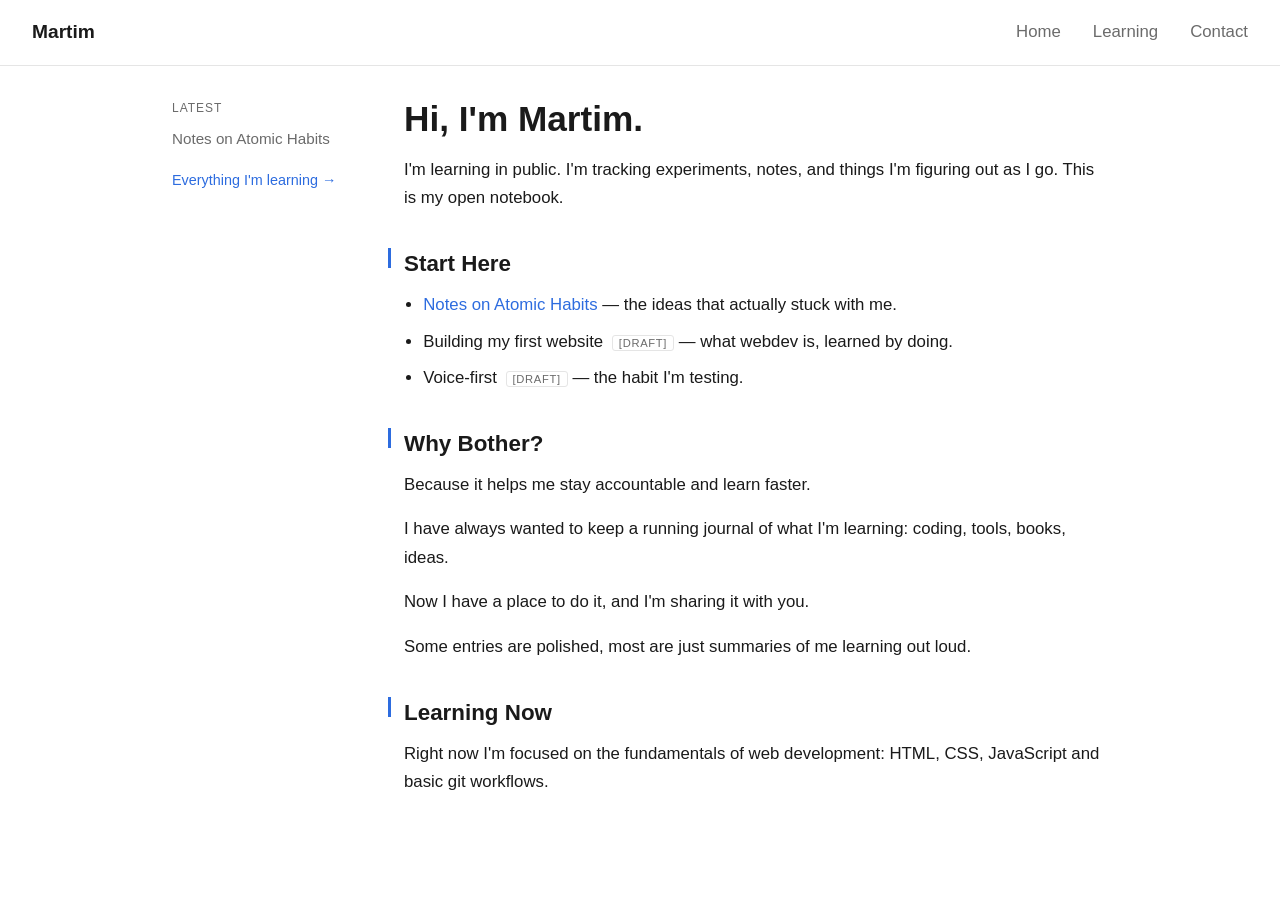
<file: index.html>
<!doctype html>
<html lang="en">
  <head>
    <meta charset="UTF-8" />
    <meta name="viewport" content="width=device-width, initial-scale=1.0" />
    <title>Martim — Learning in public</title>
    <link rel="stylesheet" href="style.css" />
  </head>
  <body>
    <!-- ===== TOP NAV BAR ===== -->
    <header class="site-header">
      <a href="index.html" class="brand">Martim</a>
      <nav class="main-nav">
        <a href="index.html">Home</a>
        <a href="learning.html">Learning</a>
        <a href="contact.html">Contact</a>
      </nav>
    </header>

    <!-- ===== TWO-COLUMN SHELL ===== -->
    <div class="layout">
      <!-- LEFT: featured reading + link to full log -->
      <aside class="sidebar">
        <p class="sidebar-label">Latest</p>
        <nav class="sidebar-nav">
          <a href="entry.html">Notes on Atomic Habits</a>
        </nav>
        <a href="learning.html" class="sidebar-more"
          >Everything I'm learning →</a
        >
      </aside>

      <!-- RIGHT: main content -->
      <main class="content">
        <h1>Hi, I'm Martim.</h1>
        <p>
          I'm learning in public. I'm tracking experiments, notes, and things
          I'm figuring out as I go. This is my open notebook.
        </p>

        <section id="start-here">
          <h2>Start Here</h2>
          <ul>
            <li>
              <a href="entry.html">Notes on Atomic Habits</a> — the ideas that
              actually stuck with me.
            </li>
            <li>
              Building my first website <span class="draft">[draft]</span> —
              what webdev is, learned by doing.
            </li>
            <li>
              Voice-first <span class="draft">[draft]</span> — the habit I'm
              testing.
            </li>
          </ul>
        </section>

        <section id="why-bother">
          <h2>Why Bother?</h2>
          <p>Because it helps me stay accountable and learn faster.</p>
          <p>
            I have always wanted to keep a running journal of what I'm learning:
            coding, tools, books, ideas.
          </p>
          <p>Now I have a place to do it, and I'm sharing it with you.</p>
          <p>
            Some entries are polished, most are just summaries of me learning
            out loud.
          </p>
        </section>

        <section id="now">
          <h2>Learning Now</h2>
          <p>
            Right now I'm focused on the fundamentals of web development: HTML,
            CSS, JavaScript and basic git workflows.
          </p>
        </section>
      </main>
    </div>
  </body>
</html>
</file>
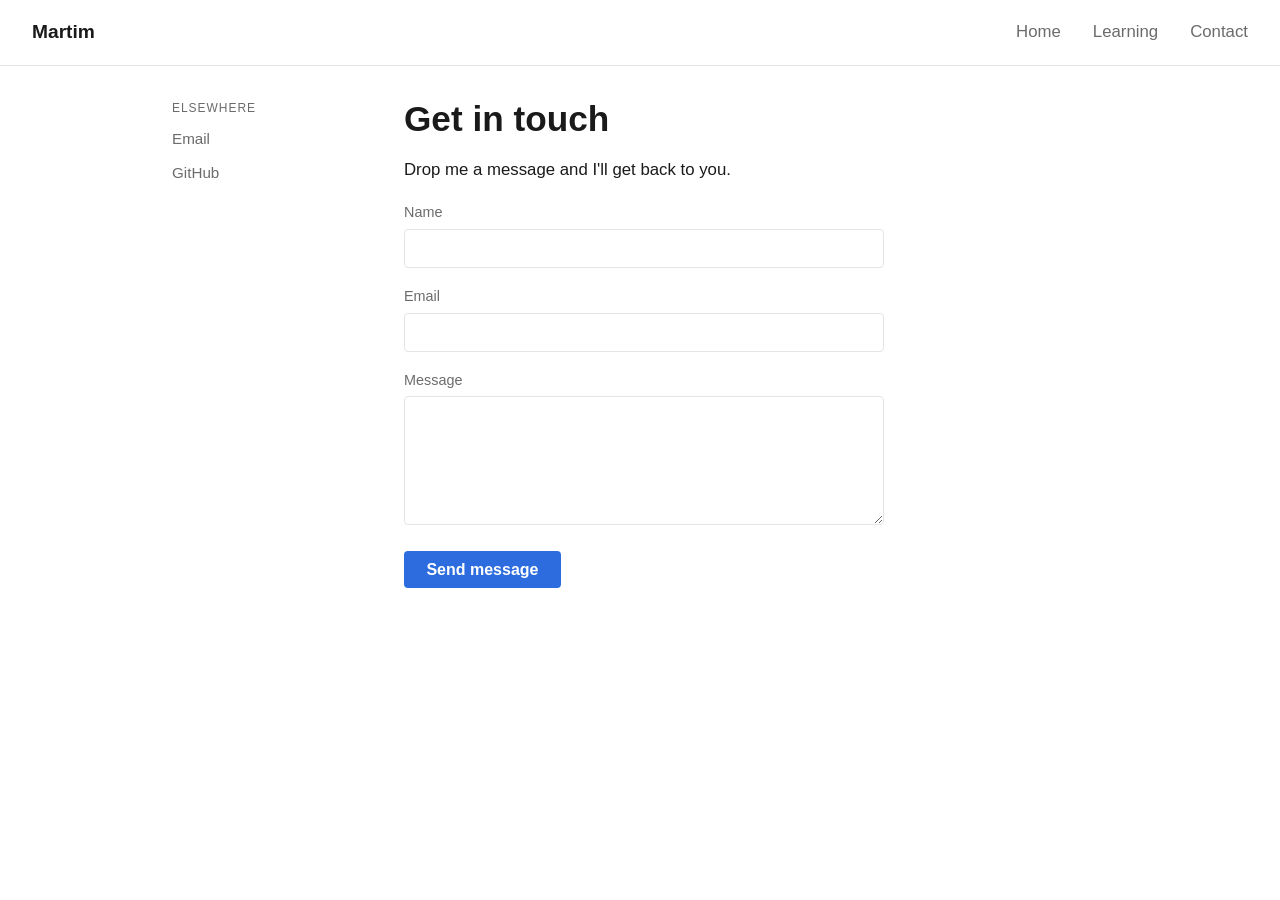
<file: contact.html>
<!doctype html>
<html lang="en">
  <head>
    <meta charset="UTF-8" />
    <meta name="viewport" content="width=device-width, initial-scale=1.0" />
    <title>Contact — Martim</title>
    <link rel="stylesheet" href="style.css" />
  </head>
  <body>
    <!-- ===== TOP NAV BAR ===== -->
    <header class="site-header">
      <a href="index.html" class="brand">Martim</a>
      <nav class="main-nav">
        <a href="index.html">Home</a>
        <a href="learning.html">Learning</a>
        <a href="contact.html">Contact</a>
      </nav>
    </header>

    <!-- ===== TWO-COLUMN SHELL ===== -->
    <div class="layout">
      <!-- LEFT: other ways to reach me -->
      <aside class="sidebar">
        <p class="sidebar-label">Elsewhere</p>
        <nav class="sidebar-nav">
          <a href="mailto:martimcolour@gmail.com">Email</a>
          <a
            href="https://github.com/MartimLou95"
            rel="noopener"
            target="_blank"
            >GitHub</a
          >
        </nav>
      </aside>

      <!-- RIGHT: the contact form -->
      <main class="content">
        <h1>Get in touch</h1>
        <p>Drop me a message and I'll get back to you.</p>

        <form action="#" method="post" class="contact-form">
          <div class="form-group">
            <label for="name">Name</label>
            <input type="text" id="name" name="name" required />
          </div>

          <div class="form-group">
            <label for="email">Email</label>
            <input type="email" id="email" name="email" required />
          </div>

          <div class="form-group">
            <label for="message">Message</label>
            <textarea id="message" name="message" rows="6" required></textarea>
          </div>

          <button type="submit" class="btn">Send message</button>
        </form>
      </main>
    </div>
  </body>
</html>
</file>
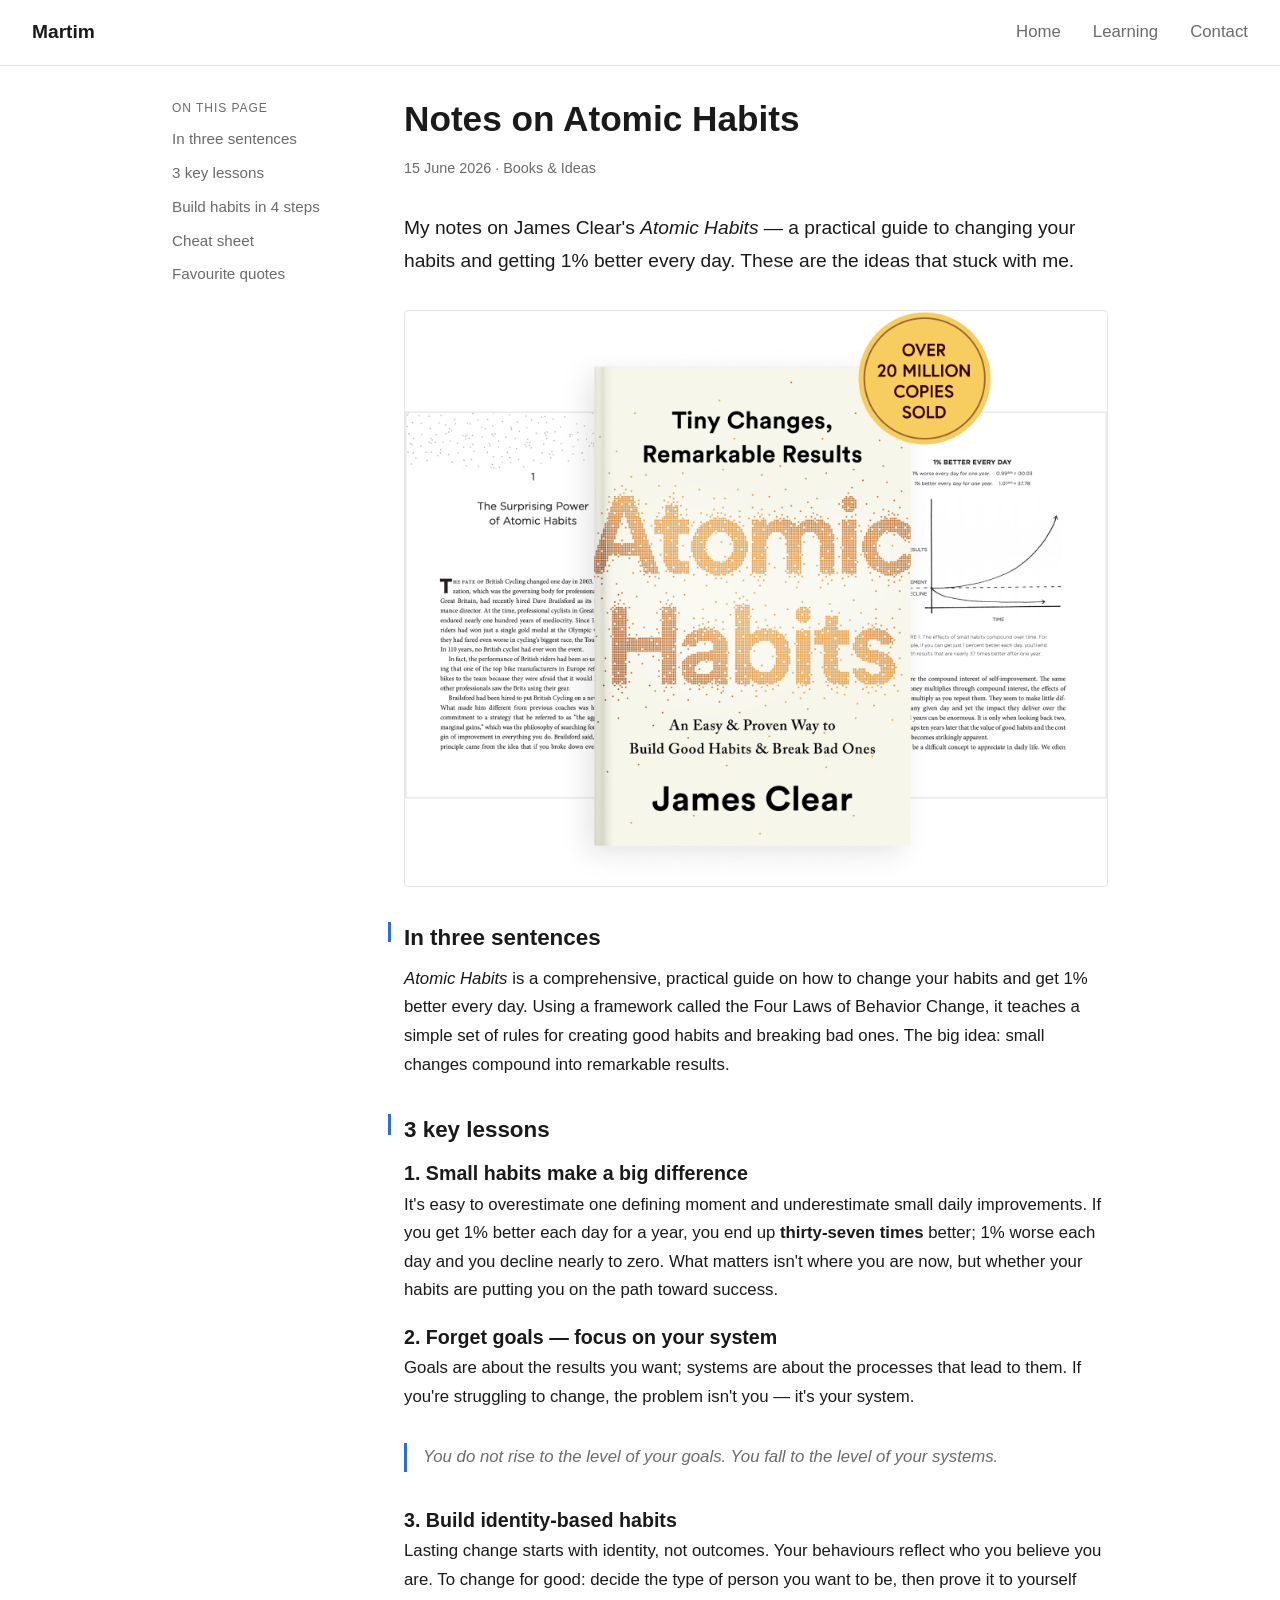
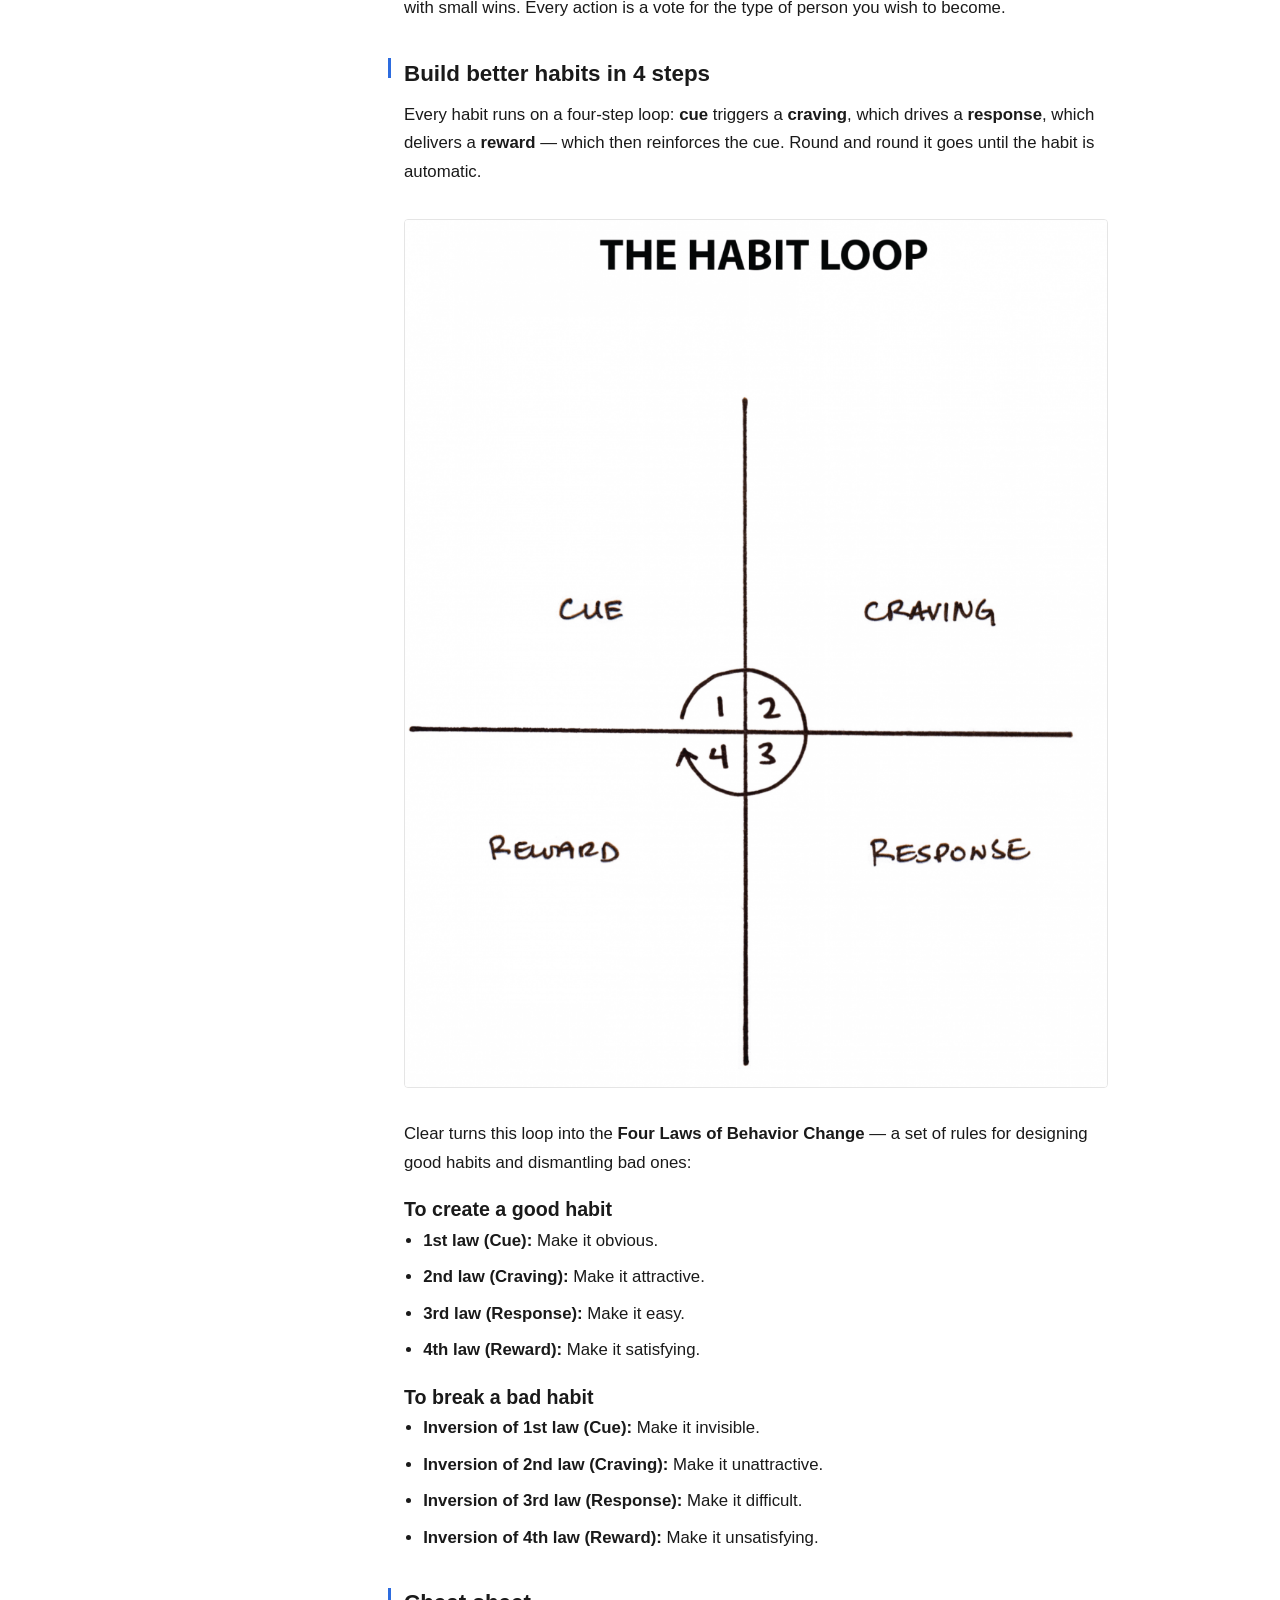
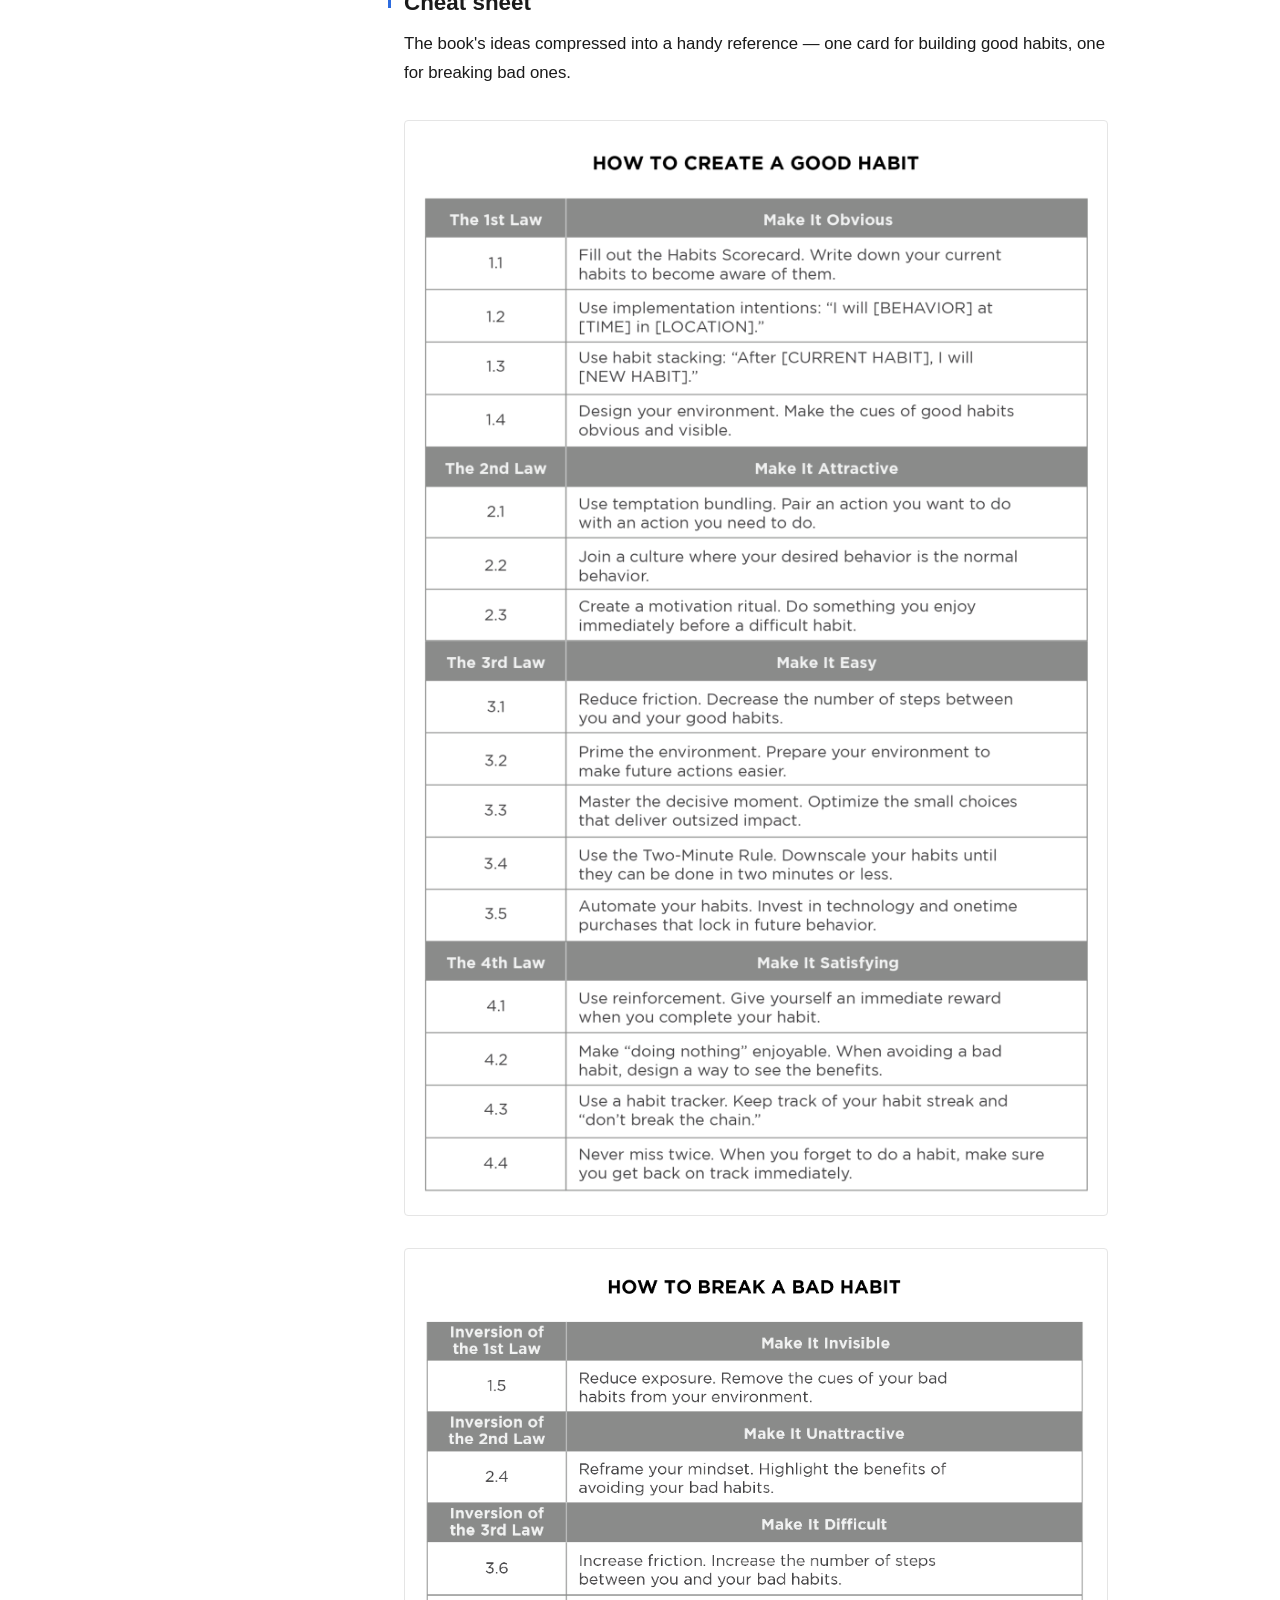
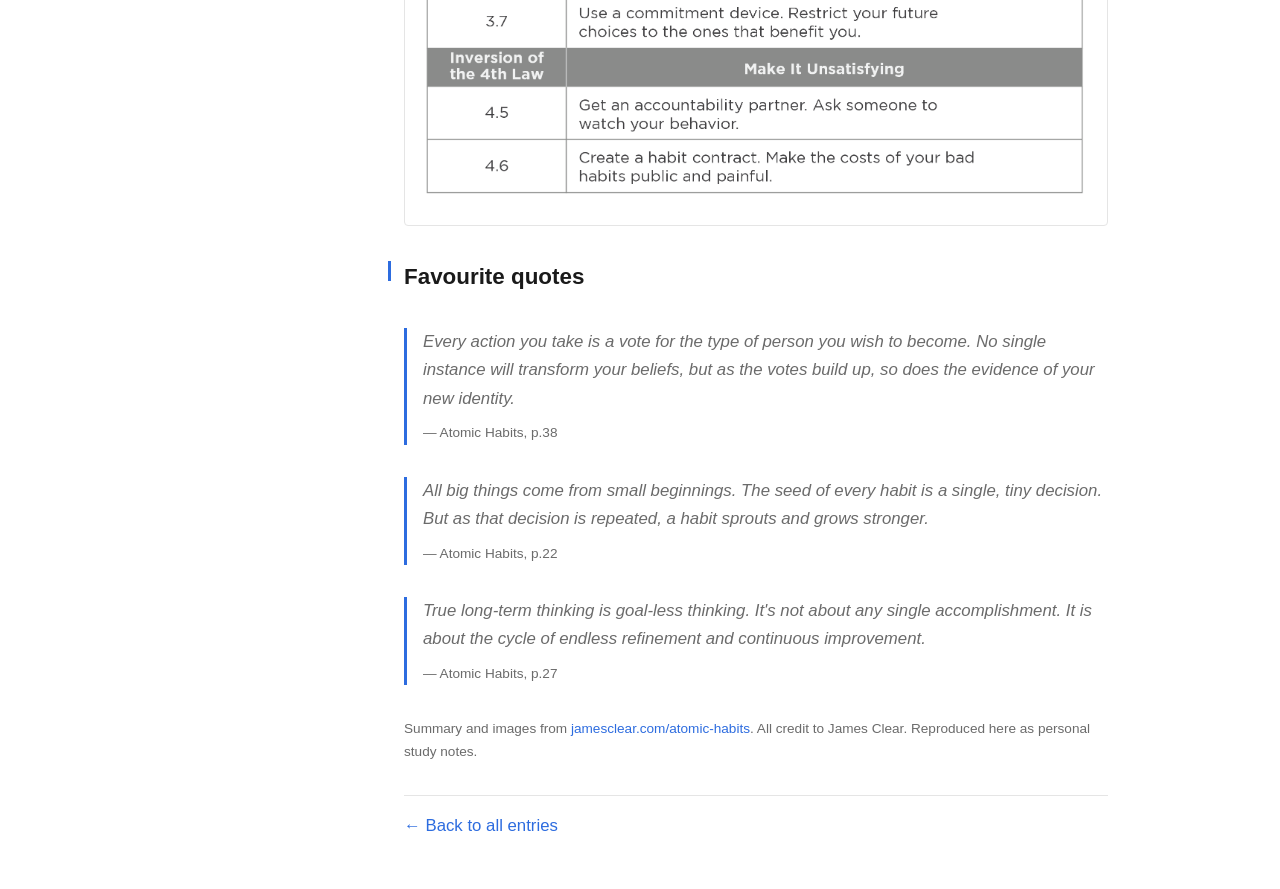
<file: entry.html>
<!doctype html>
<html lang="en">
  <head>
    <meta charset="UTF-8" />
    <meta name="viewport" content="width=device-width, initial-scale=1.0" />
    <title>Notes on Atomic Habits — Martim</title>
    <link rel="stylesheet" href="style.css" />
  </head>
  <body>
    <!-- ===== TOP NAV BAR ===== -->
    <header class="site-header">
      <a href="index.html" class="brand">Martim</a>
      <nav class="main-nav">
        <a href="index.html">Home</a>
        <a href="learning.html">Learning</a>
        <a href="contact.html">Contact</a>
      </nav>
    </header>

    <!-- ===== TWO-COLUMN SHELL ===== -->
    <div class="layout">
      <!-- LEFT: in-page table of contents -->
      <aside class="sidebar">
        <p class="sidebar-label">On this page</p>
        <nav class="sidebar-nav">
          <a href="#three-sentences">In three sentences</a>
          <a href="#lessons">3 key lessons</a>
          <a href="#four-steps">Build habits in 4 steps</a>
          <a href="#cheat-sheet">Cheat sheet</a>
          <a href="#quotes">Favourite quotes</a>
        </nav>
      </aside>

      <!-- RIGHT: the article -->
      <main class="content">
        <article>
          <h1>Notes on Atomic Habits</h1>
          <p class="entry-meta">
            <time datetime="2026-06-15">15 June 2026</time> · Books &amp; Ideas
          </p>

          <p class="lead">
            My notes on James Clear's <em>Atomic Habits</em> — a practical guide
            to changing your habits and getting 1% better every day. These are
            the ideas that stuck with me.
          </p>

          <img
            src="images/atomic-habits-cover.png"
            alt="Cover of the book Atomic Habits by James Clear"
          />

          <section id="three-sentences">
            <h2>In three sentences</h2>
            <p>
              <em>Atomic Habits</em> is a comprehensive, practical guide on how
              to change your habits and get 1% better every day. Using a
              framework called the Four Laws of Behavior Change, it teaches a
              simple set of rules for creating good habits and breaking bad
              ones. The big idea: small changes compound into remarkable
              results.
            </p>
          </section>

          <section id="lessons">
            <h2>3 key lessons</h2>

            <h3>1. Small habits make a big difference</h3>
            <p>
              It's easy to overestimate one defining moment and underestimate
              small daily improvements. If you get 1% better each day for a
              year, you end up <strong>thirty-seven times</strong> better; 1%
              worse each day and you decline nearly to zero. What matters isn't
              where you are now, but whether your habits are putting you on the
              path toward success.
            </p>

            <h3>2. Forget goals — focus on your system</h3>
            <p>
              Goals are about the results you want; systems are about the
              processes that lead to them. If you're struggling to change, the
              problem isn't you — it's your system.
            </p>
            <blockquote>
              You do not rise to the level of your goals. You fall to the level
              of your systems.
            </blockquote>

            <h3>3. Build identity-based habits</h3>
            <p>
              Lasting change starts with identity, not outcomes. Your behaviours
              reflect who you believe you are. To change for good: decide the
              type of person you want to be, then prove it to yourself with
              small wins. Every action is a vote for the type of person you wish
              to become.
            </p>
          </section>

          <section id="four-steps">
            <h2>Build better habits in 4 steps</h2>
            <p>
              Every habit runs on a four-step loop:
              <strong>cue</strong> triggers a <strong>craving</strong>, which
              drives a <strong>response</strong>, which delivers a
              <strong>reward</strong> — which then reinforces the cue. Round and
              round it goes until the habit is automatic.
            </p>

            <img
              src="images/habit-loop.png"
              alt="Diagram of the habit loop: cue, craving, response, reward"
            />

            <p>
              Clear turns this loop into the
              <strong>Four Laws of Behavior Change</strong> — a set of rules for
              designing good habits and dismantling bad ones:
            </p>

            <h3>To create a good habit</h3>
            <ul>
              <li><strong>1st law (Cue):</strong> Make it obvious.</li>
              <li><strong>2nd law (Craving):</strong> Make it attractive.</li>
              <li><strong>3rd law (Response):</strong> Make it easy.</li>
              <li><strong>4th law (Reward):</strong> Make it satisfying.</li>
            </ul>

            <h3>To break a bad habit</h3>
            <ul>
              <li>
                <strong>Inversion of 1st law (Cue):</strong> Make it invisible.
              </li>
              <li>
                <strong>Inversion of 2nd law (Craving):</strong> Make it
                unattractive.
              </li>
              <li>
                <strong>Inversion of 3rd law (Response):</strong> Make it
                difficult.
              </li>
              <li>
                <strong>Inversion of 4th law (Reward):</strong> Make it
                unsatisfying.
              </li>
            </ul>
          </section>

          <section id="cheat-sheet">
            <h2>Cheat sheet</h2>
            <p>
              The book's ideas compressed into a handy reference — one card for
              building good habits, one for breaking bad ones.
            </p>
            <img
              src="images/cheat-good-habit.png"
              alt="Cheat sheet showing how to create a good habit using the Four Laws"
            />
            <img
              src="images/cheat-bad-habit.png"
              alt="Cheat sheet showing how to break a bad habit by inverting the Four Laws"
            />
          </section>

          <section id="quotes">
            <h2>Favourite quotes</h2>

            <blockquote>
              Every action you take is a vote for the type of person you wish to
              become. No single instance will transform your beliefs, but as the
              votes build up, so does the evidence of your new identity.
              <cite>— Atomic Habits, p.38</cite>
            </blockquote>

            <blockquote>
              All big things come from small beginnings. The seed of every habit
              is a single, tiny decision. But as that decision is repeated, a
              habit sprouts and grows stronger.
              <cite>— Atomic Habits, p.22</cite>
            </blockquote>

            <blockquote>
              True long-term thinking is goal-less thinking. It's not about any
              single accomplishment. It is about the cycle of endless refinement
              and continuous improvement.
              <cite>— Atomic Habits, p.27</cite>
            </blockquote>
          </section>

          <p class="entry-source">
            Summary and images from
            <a
              href="https://jamesclear.com/atomic-habits"
              rel="noopener"
              target="_blank"
              >jamesclear.com/atomic-habits</a
            >. All credit to James Clear. Reproduced here as personal study
            notes.
          </p>

          <p class="back-link">
            <a href="learning.html">← Back to all entries</a>
          </p>
        </article>
      </main>
    </div>
  </body>
</html>
</file>
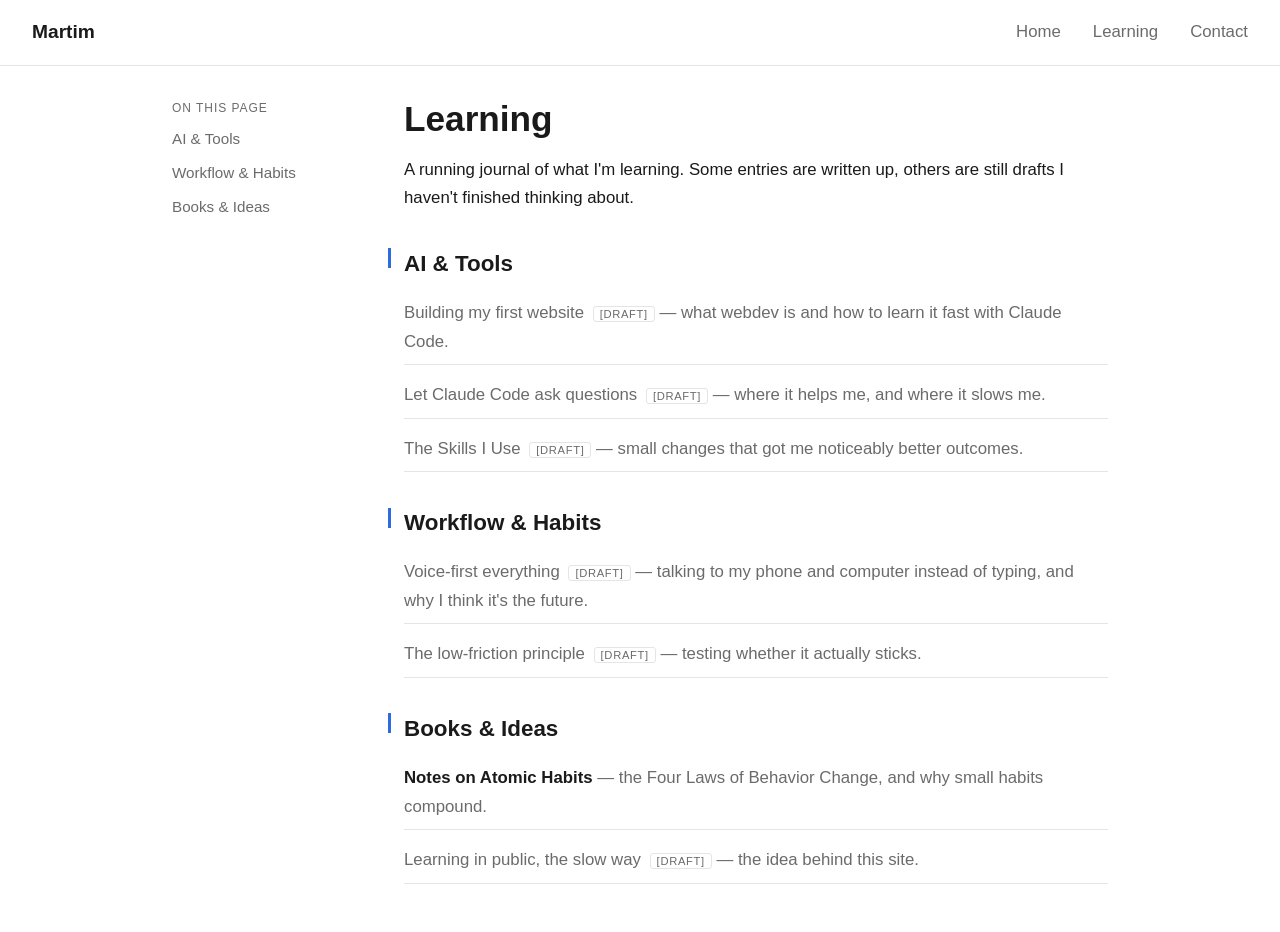
<file: learning.html>
<!doctype html>
<html lang="en">
  <head>
    <meta charset="UTF-8" />
    <meta name="viewport" content="width=device-width, initial-scale=1.0" />
    <title>Learning — Martim</title>
    <link rel="stylesheet" href="style.css" />
  </head>
  <body>
    <!-- ===== TOP NAV BAR  ===== -->
    <header class="site-header">
      <a href="index.html" class="brand">Martim</a>
      <nav class="main-nav">
        <a href="index.html">Home</a>
        <a href="learning.html">Learning</a>
        <a href="contact.html">Contact</a>
      </nav>
    </header>

    <!-- ===== TWO-COLUMN SHELL ===== -->
    <div class="layout">
      <!-- LEFT: in-page table of contents -->
      <aside class="sidebar">
        <p class="sidebar-label">On this page</p>
        <nav class="sidebar-nav">
          <a href="#ai-tools">AI &amp; Tools</a>
          <a href="#workflow">Workflow &amp; Habits</a>
          <a href="#books">Books &amp; Ideas</a>
        </nav>
      </aside>

      <!-- RIGHT: the journal index -->
      <main class="content">
        <h1>Learning</h1>
        <p>
          A running journal of what I'm learning. Some entries are written up,
          others are still drafts I haven't finished thinking about.
        </p>

        <section id="ai-tools">
          <h2>AI &amp; Tools</h2>
          <ul class="entry-list">
            <li>
              Building my first website <span class="draft">[draft]</span> —
              what webdev is and how to learn it fast with Claude Code.
            </li>
            <li>
              Let Claude Code ask questions <span class="draft">[draft]</span> —
              where it helps me, and where it slows me.
            </li>
            <li>
              The Skills I Use <span class="draft">[draft]</span> — small
              changes that got me noticeably better outcomes.
            </li>
          </ul>
        </section>

        <section id="workflow">
          <h2>Workflow &amp; Habits</h2>
          <ul class="entry-list">
            <li>
              Voice-first everything <span class="draft">[draft]</span> —
              talking to my phone and computer instead of typing, and why I
              think it's the future.
            </li>
            <li>
              The low-friction principle <span class="draft">[draft]</span> —
              testing whether it actually sticks.
            </li>
          </ul>
        </section>

        <section id="books">
          <h2>Books &amp; Ideas</h2>
          <ul class="entry-list">
            <li>
              <a href="entry.html">Notes on Atomic Habits</a> — the Four Laws of
              Behavior Change, and why small habits compound.
            </li>
            <li>
              Learning in public, the slow way
              <span class="draft">[draft]</span> — the idea behind this site.
            </li>
          </ul>
        </section>
      </main>
    </div>
  </body>
</html>
</file>
<file: style.css>
/* ── 1. Theme variables (light theme for now) ── */
:root {
  --color-bg: #ffffff;
  --color-text: #1a1a1a;
  --color-muted: #6b6b6b;
  --color-accent: #2d6cdf;
  --color-border: #e5e5e5;

  --font-body:
    -apple-system, BlinkMacSystemFont, "Segoe UI", Roboto, sans-serif;

  --space-sm: 0.5rem;
  --space-md: 1rem;
  --space-lg: 2rem;
  --content-width: 720px;
}

/* ── 2. Reset ── */
*,
*::before,
*::after {
  box-sizing: border-box;
  margin: 0;
  padding: 0;
}

/* ── 3. Base ── */
body {
  background-color: var(--color-bg);
  color: var(--color-text);
  font-family: var(--font-body);
  font-size: 1.05rem;
  line-height: 1.7;
}

/* ── 4. Typography ── */
h1 {
  font-size: 2.2rem;
  line-height: 1.2;
  margin-bottom: var(--space-md);
}
h2 {
  font-size: 1.4rem;
  margin-top: var(--space-lg);
  margin-bottom: var(--space-sm);
}

p {
  margin-bottom: var(--space-md);
}

a {
  color: var(--color-accent);
  text-decoration: none;
}
a:hover {
  text-decoration: underline;
}

ul {
  margin-bottom: var(--space-md);
  padding-left: 1.2rem;
}
li {
  margin-bottom: var(--space-sm);
}

/* ── 5. Top navigation bar ── */
.site-header {
  display: flex;
  justify-content: space-between;
  align-items: center;
  padding: var(--space-md) var(--space-lg);
  border-bottom: 1px solid var(--color-border);
}

.brand {
  font-weight: 700;
  font-size: 1.2rem;
  color: var(--color-text);
}

.main-nav {
  display: flex;
  gap: var(--space-lg);
}

.main-nav a {
  color: var(--color-muted);
}

.main-nav a:hover {
  color: var(--color-text);
  text-decoration: none;
}

/* ── 6. Two-column layout shell ── */
.layout {
  display: flex;
  gap: var(--space-lg);
  max-width: 1000px;
  margin: 0 auto;
  padding: var(--space-lg);
}

.sidebar {
  flex: 0 0 200px;
}

.sidebar-nav {
  display: flex;
  flex-direction: column;
  gap: var(--space-sm);
  position: sticky;
  top: var(--space-lg);
}

.sidebar-nav a {
  color: var(--color-muted);
  font-size: 0.95rem;
}

.sidebar-nav a:hover {
  color: var(--color-accent);
  text-decoration: none;
}

.content {
  flex: 1 1 auto;
  min-width: 0;
  max-width: var(--content-width);
}

/* ── 7. Sidebar labels ── */
.sidebar-label {
  font-size: 0.75rem;
  text-transform: uppercase;
  letter-spacing: 0.08em;
  color: var(--color-muted);
  margin-bottom: var(--space-sm);
}

.sidebar-more {
  display: inline-block;
  margin-top: var(--space-md);
  font-size: 0.9rem;
  color: var(--color-accent);
}

/* ── 8. Log entry list ── */
.entry-list {
  list-style: none;
  padding-left: 0;
}

.entry-list li {
  padding: var(--space-sm) 0;
  border-bottom: 1px solid var(--color-border);
  color: var(--color-muted);
}

.entry-list a {
  font-weight: 600;
  color: var(--color-text);
}

.entry-list a:hover {
  color: var(--color-accent);
}

.draft {
  font-size: 0.7rem;
  text-transform: uppercase;
  letter-spacing: 0.06em;
  color: var(--color-muted);
  border: 1px solid var(--color-border);
  border-radius: 3px;
  padding: 1px 6px;
  margin-left: 4px;
}

/* ── 9. Article (single entry) ── */
.entry-meta {
  color: var(--color-muted);
  font-size: 0.9rem;
  margin-bottom: var(--space-lg);
}

.lead {
  font-size: 1.2rem;
  color: var(--color-text);
  margin-bottom: var(--space-lg);
}

blockquote {
  border-left: 3px solid var(--color-accent);
  padding-left: var(--space-md);
  margin: var(--space-lg) 0;
  color: var(--color-muted);
  font-style: italic;
}

.back-link {
  margin-top: var(--space-lg);
  padding-top: var(--space-md);
  border-top: 1px solid var(--color-border);
}

/* ── 10. Images inside articles ── */
.content img {
  display: block;
  max-width: 100%;
  height: auto;
  margin: var(--space-lg) 0;
  border: 1px solid var(--color-border);
  border-radius: var(--radius, 4px);
}

blockquote cite {
  display: block;
  margin-top: var(--space-sm);
  font-style: normal;
  font-size: 0.85rem;
  color: var(--color-muted);
}

.entry-source {
  margin-top: var(--space-lg);
  font-size: 0.85rem;
  color: var(--color-muted);
}

/* ── 11. Contact form ── */
.contact-form {
  max-width: 480px;
}

.form-group {
  margin-bottom: var(--space-md);
}

.form-group label {
  display: block;
  margin-bottom: 4px;
  font-size: 0.9rem;
  color: var(--color-muted);
}

.form-group input,
.form-group textarea {
  width: 100%;
  padding: 0.6rem;
  font-family: inherit;
  font-size: 1rem;
  color: var(--color-text);
  background-color: var(--color-bg);
  border: 1px solid var(--color-border);
  border-radius: 4px;
}

.form-group input:focus,
.form-group textarea:focus {
  outline: none;
  border-color: var(--color-accent);
}

.btn {
  font-family: inherit;
  font-size: 1rem;
  font-weight: 600;
  color: #ffffff;
  background-color: var(--color-accent);
  border: none;
  border-radius: 4px;
  padding: 0.6rem 1.4rem;
  cursor: pointer;
  transition: opacity 0.2s ease;
}

.btn:hover {
  opacity: 0.85;
}

/* ── 12. Responsive: stack and center on small screens ── */
@media (max-width: 720px) {
  .site-header {
    flex-direction: column;
    align-items: center;
    gap: var(--space-sm);
  }

  .layout {
    flex-direction: column;
    align-items: center;
  }

  .sidebar {
    flex: 0 0 auto;
  }

  .sidebar-nav {
    position: static;
    flex-direction: row;
    flex-wrap: wrap;
    justify-content: center;
    gap: var(--space-md);
  }

  .content {
    width: 100%;
    display: flex;
    flex-direction: column;
    align-items: center;
  }

  .contact-form {
    width: 100%;
  }
}

/* ── 13. Accent tick before section headings ── */
.content h2 {
  position: relative;
}

.content h2::before {
  content: "";
  position: absolute;
  left: -1rem;
  top: 0.15em;
  width: 3px;
  height: 0.9em;
  background-color: var(--color-accent);
}
</file>
